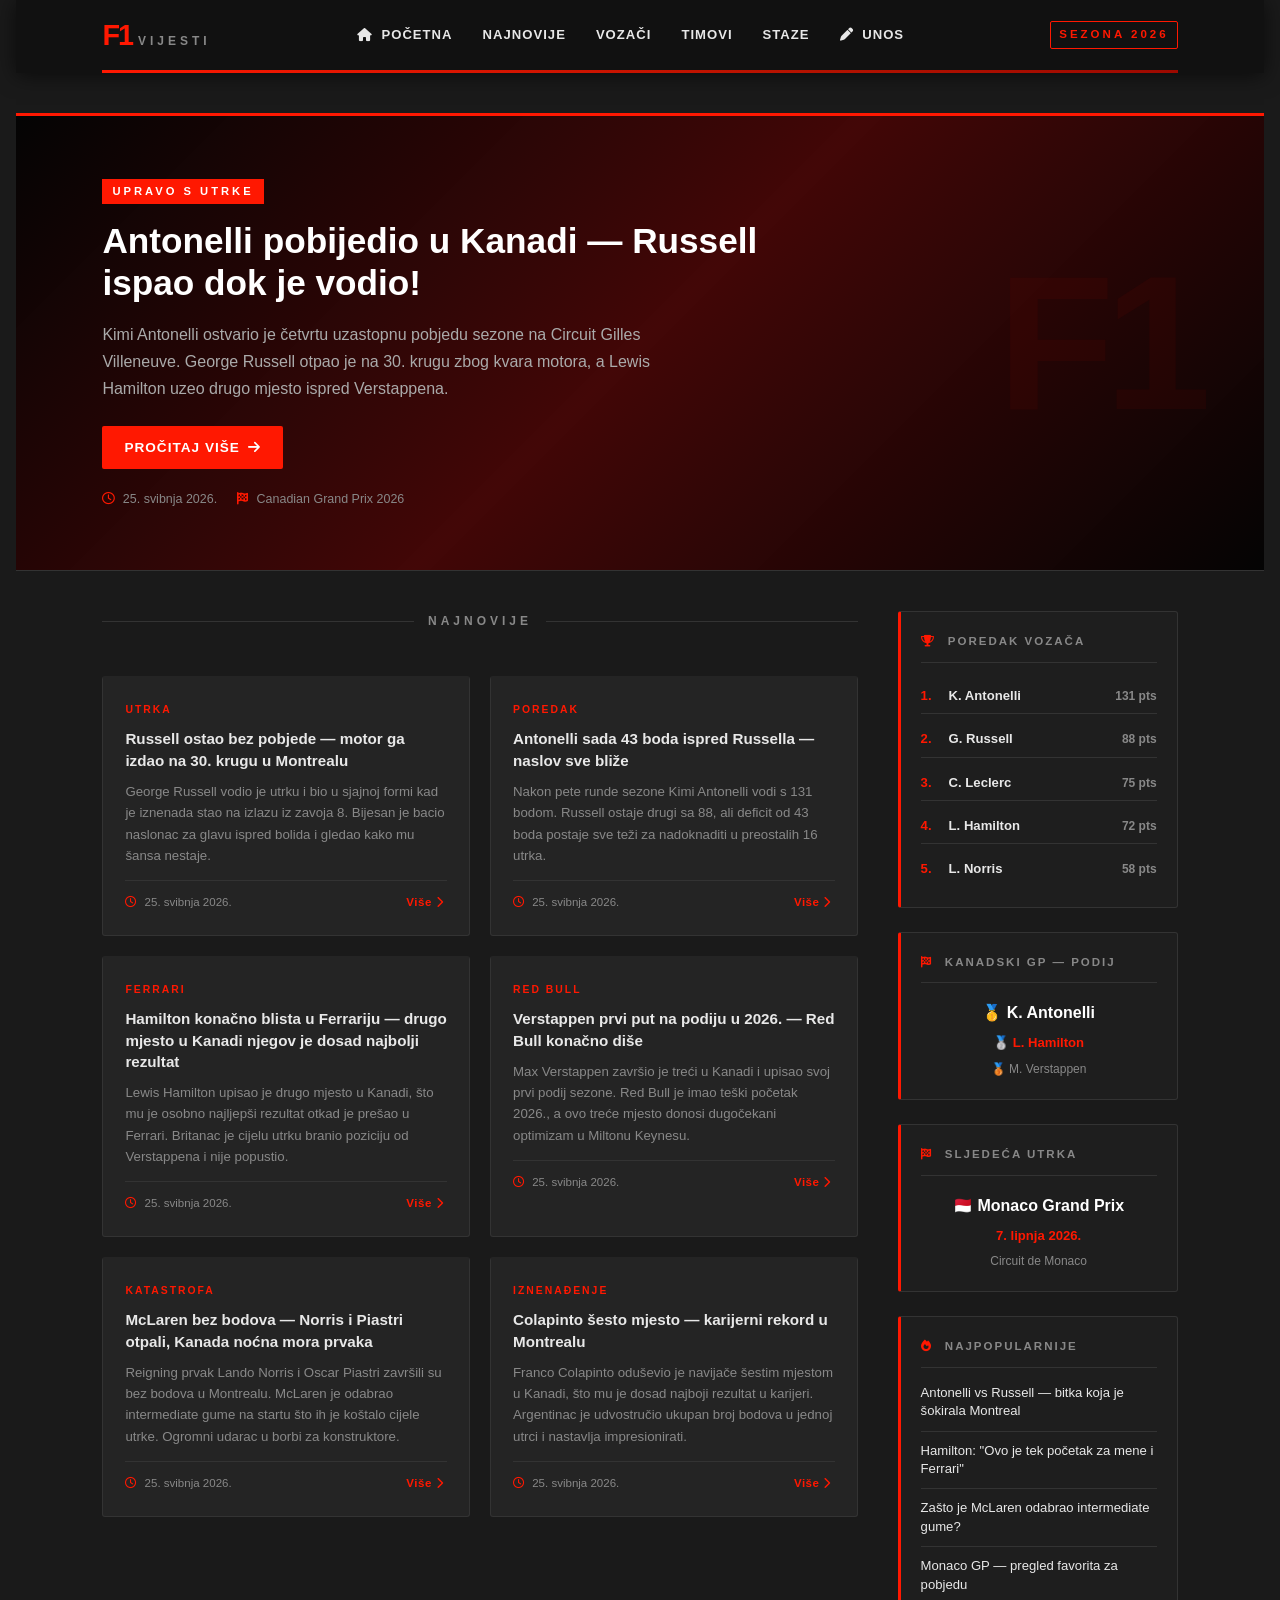
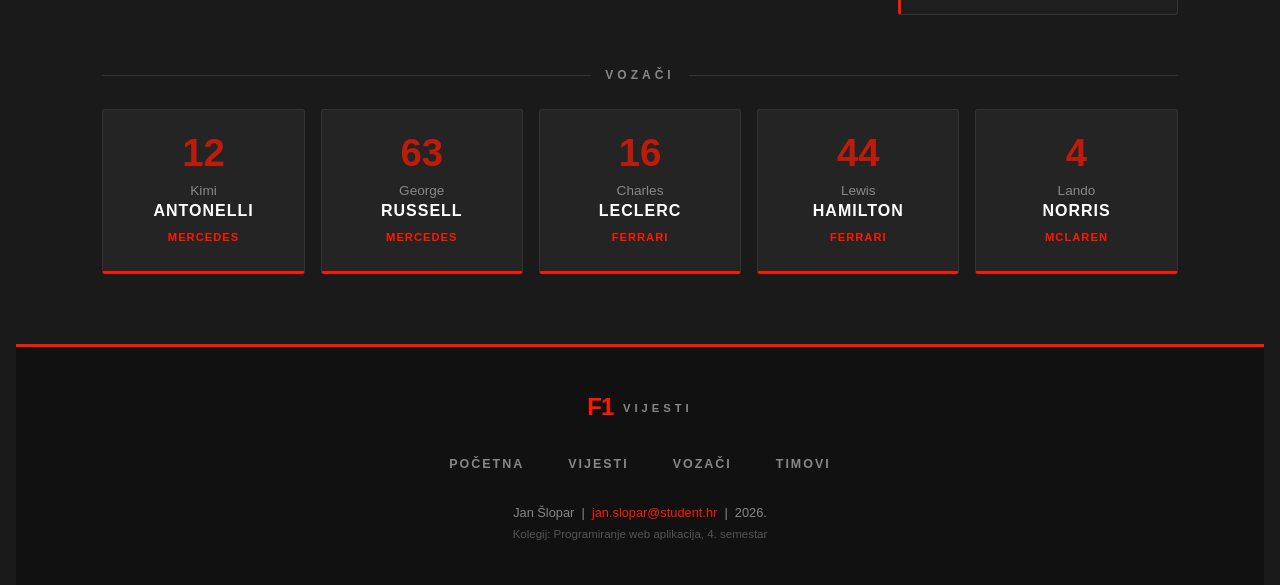
<file: P/index.html>
<!DOCTYPE html>
<html lang="hr">
<head>
  <meta charset="UTF-8">
  <meta name="viewport" content="width=device-width, initial-scale=1.0">
  <title>F1 Vijesti – Formula 1 News Hub</title>
  <link rel="stylesheet" href="style/style.css">
  <link rel="icon" type="image/png" href="img/ikonica.png">
  <link rel="stylesheet" href="https://cdnjs.cloudflare.com/ajax/libs/font-awesome/6.7.2/css/all.min.css" crossorigin="anonymous" referrerpolicy="no-referrer" />
</head>
<body>

  <!-- ZAGLAVLJE -->
  <header>
    <div class="header-inner">
      <div class="header-brand">
        <span class="header-logo">F1</span>
        <span class="header-tagline">VIJESTI</span>
      </div>
      <!-- NAVIGACIJA -->
      <nav>
        <a href="index.html"><i class="fa-solid fa-house"></i> Početna</a>
        <a href="#najnovije">Najnovije</a>
        <a href="#vozaci">Vozači</a>
        <a href="#timovi">Timovi</a>
        <a href="#staze">Staze</a>
        <a href="unos.html"><i class="fa-solid fa-pen"></i> Unos</a>
      </nav>
      <div class="header-season">SEZONA 2026</div>
    </div>
    <div class="header-stripe"></div>
  </header>

  <!-- TIJELO STRANICE -->
  <main>

    <!-- HERO VIJEST -->
    <section id="hero">
      <article class="hero-article">
        <div class="hero-label">UPRAVO S UTRKE</div>
        <h1>Antonelli pobijedio u Kanadi — Russell ispao dok je vodio!</h1>
        <p>Kimi Antonelli ostvario je četvrtu uzastopnu pobjedu sezone na Circuit Gilles Villeneuve. George Russell otpao je na 30. krugu zbog kvara motora, a Lewis Hamilton uzeo drugo mjesto ispred Verstappena.</p>
        <a href="vijest.html" class="btn-read">Pročitaj više <i class="fa-solid fa-arrow-right"></i></a>
        <div class="hero-meta">
          <span><i class="fa-regular fa-clock"></i> 25. svibnja 2026.</span>
          <span><i class="fa-solid fa-flag-checkered"></i> Canadian Grand Prix 2026</span>
        </div>
      </article>
    </section>

    <!-- NAJNOVIJE VIJESTI + ASIDE -->
    <div class="content-wrapper">

      <section id="najnovije" class="news-grid">
        <h2 class="section-title"><span>NAJNOVIJE</span></h2>

        <article class="news-card">
          <div class="news-card-label">UTRKA</div>
          <h3><a href="vijest.html">Russell ostao bez pobjede — motor ga izdao na 30. krugu u Montrealu</a></h3>
          <p>George Russell vodio je utrku i bio u sjajnoj formi kad je iznenada stao na izlazu iz zavoja 8. Bijesan je bacio naslonac za glavu ispred bolida i gledao kako mu šansa nestaje.</p>
          <div class="news-meta">
            <span><i class="fa-regular fa-clock"></i> 25. svibnja 2026.</span>
            <a href="vijest.html" class="link-more">Više <i class="fa-solid fa-chevron-right"></i></a>
          </div>
        </article>

        <article class="news-card">
          <div class="news-card-label">POREDAK</div>
          <h3><a href="vijest.html">Antonelli sada 43 boda ispred Russella — naslov sve bliže</a></h3>
          <p>Nakon pete runde sezone Kimi Antonelli vodi s 131 bodom. Russell ostaje drugi sa 88, ali deficit od 43 boda postaje sve teži za nadoknaditi u preostalih 16 utrka.</p>
          <div class="news-meta">
            <span><i class="fa-regular fa-clock"></i> 25. svibnja 2026.</span>
            <a href="vijest.html" class="link-more">Više <i class="fa-solid fa-chevron-right"></i></a>
          </div>
        </article>

        <article class="news-card">
          <div class="news-card-label">FERRARI</div>
          <h3><a href="vijest.html">Hamilton konačno blista u Ferrariju — drugo mjesto u Kanadi njegov je dosad najbolji rezultat</a></h3>
          <p>Lewis Hamilton upisao je drugo mjesto u Kanadi, što mu je osobno najljepši rezultat otkad je prešao u Ferrari. Britanac je cijelu utrku branio poziciju od Verstappena i nije popustio.</p>
          <div class="news-meta">
            <span><i class="fa-regular fa-clock"></i> 25. svibnja 2026.</span>
            <a href="vijest.html" class="link-more">Više <i class="fa-solid fa-chevron-right"></i></a>
          </div>
        </article>

        <article class="news-card">
          <div class="news-card-label">RED BULL</div>
          <h3><a href="vijest.html">Verstappen prvi put na podiju u 2026. — Red Bull konačno diše</a></h3>
          <p>Max Verstappen završio je treći u Kanadi i upisao svoj prvi podij sezone. Red Bull je imao teški početak 2026., a ovo treće mjesto donosi dugočekani optimizam u Miltonu Keynesu.</p>
          <div class="news-meta">
            <span><i class="fa-regular fa-clock"></i> 25. svibnja 2026.</span>
            <a href="vijest.html" class="link-more">Više <i class="fa-solid fa-chevron-right"></i></a>
          </div>
        </article>

        <article class="news-card">
          <div class="news-card-label">KATASTROFA</div>
          <h3><a href="vijest.html">McLaren bez bodova — Norris i Piastri otpali, Kanada noćna mora prvaka</a></h3>
          <p>Reigning prvak Lando Norris i Oscar Piastri završili su bez bodova u Montrealu. McLaren je odabrao intermediate gume na startu što ih je koštalo cijele utrke. Ogromni udarac u borbi za konstruktore.</p>
          <div class="news-meta">
            <span><i class="fa-regular fa-clock"></i> 25. svibnja 2026.</span>
            <a href="vijest.html" class="link-more">Više <i class="fa-solid fa-chevron-right"></i></a>
          </div>
        </article>

        <article class="news-card">
          <div class="news-card-label">IZNENAĐENJE</div>
          <h3><a href="vijest.html">Colapinto šesto mjesto — karijerni rekord u Montrealu</a></h3>
          <p>Franco Colapinto oduševio je navijače šestim mjestom u Kanadi, što mu je dosad najboji rezultat u karijeri. Argentinac je udvostručio ukupan broj bodova u jednoj utrci i nastavlja impresionirati.</p>
          <div class="news-meta">
            <span><i class="fa-regular fa-clock"></i> 25. svibnja 2026.</span>
            <a href="vijest.html" class="link-more">Više <i class="fa-solid fa-chevron-right"></i></a>
          </div>
        </article>

      </section>

      <!-- ASIDE – BOČNI SADRŽAJ -->
      <aside>

        <div class="aside-block">
          <h3 class="aside-title"><i class="fa-solid fa-trophy"></i> Poredak vozača</h3>
          <ol class="standings-list">
            <li><span class="pos">1.</span><span class="driver">K. Antonelli</span><span class="pts">131 pts</span></li>
            <li><span class="pos">2.</span><span class="driver">G. Russell</span><span class="pts">88 pts</span></li>
            <li><span class="pos">3.</span><span class="driver">C. Leclerc</span><span class="pts">75 pts</span></li>
            <li><span class="pos">4.</span><span class="driver">L. Hamilton</span><span class="pts">72 pts</span></li>
            <li><span class="pos">5.</span><span class="driver">L. Norris</span><span class="pts">58 pts</span></li>
          </ol>
        </div>

        <div class="aside-block">
          <h3 class="aside-title"><i class="fa-solid fa-flag-checkered"></i> Kanadski GP — Podij</h3>
          <div class="next-race">
            <div class="race-name">🥇 K. Antonelli</div>
            <div class="race-date">🥈 L. Hamilton</div>
            <div class="race-circuit">🥉 M. Verstappen</div>
          </div>
        </div>

        <div class="aside-block">
          <h3 class="aside-title"><i class="fa-solid fa-flag-checkered"></i> Sljedeća utrka</h3>
          <div class="next-race">
            <div class="race-name">🇲🇨 Monaco Grand Prix</div>
            <div class="race-date">7. lipnja 2026.</div>
            <div class="race-circuit">Circuit de Monaco</div>
          </div>
        </div>

        <div class="aside-block">
          <h3 class="aside-title"><i class="fa-solid fa-fire"></i> Najpopularnije</h3>
          <ul class="popular-list">
            <li><a href="vijest.html">Antonelli vs Russell — bitka koja je šokirala Montreal</a></li>
            <li><a href="vijest.html">Hamilton: "Ovo je tek početak za mene i Ferrari"</a></li>
            <li><a href="vijest.html">Zašto je McLaren odabrao intermediate gume?</a></li>
            <li><a href="vijest.html">Monaco GP — pregled favorita za pobjedu</a></li>
          </ul>
        </div>

      </aside>
    </div>

    <!-- SEKCIJA VOZAČI -->
    <section id="vozaci">
      <h2 class="section-title"><span>VOZAČI</span></h2>
      <div class="drivers-strip">
        <div class="driver-card">
          <div class="driver-number">12</div>
          <div class="driver-name">Kimi<br><strong>Antonelli</strong></div>
          <div class="driver-team">Mercedes</div>
        </div>
        <div class="driver-card">
          <div class="driver-number">63</div>
          <div class="driver-name">George<br><strong>Russell</strong></div>
          <div class="driver-team">Mercedes</div>
        </div>
        <div class="driver-card">
          <div class="driver-number">16</div>
          <div class="driver-name">Charles<br><strong>Leclerc</strong></div>
          <div class="driver-team">Ferrari</div>
        </div>
        <div class="driver-card">
          <div class="driver-number">44</div>
          <div class="driver-name">Lewis<br><strong>Hamilton</strong></div>
          <div class="driver-team">Ferrari</div>
        </div>
        <div class="driver-card">
          <div class="driver-number">4</div>
          <div class="driver-name">Lando<br><strong>Norris</strong></div>
          <div class="driver-team">McLaren</div>
        </div>
      </div>
    </section>

  </main>

  <!-- PODNOŽJE -->
  <footer>
    <div class="footer-inner">
      <div class="footer-brand">F1 <span>VIJESTI</span></div>
      <nav class="footer-nav">
        <a href="index.html">Početna</a>
        <a href="#najnovije">Vijesti</a>
        <a href="#vozaci">Vozači</a>
        <a href="#timovi">Timovi</a>
      </nav>
      <div class="footer-info">
        <p>Jan Šlopar &nbsp;|&nbsp; <a href="mailto:jslopar@tvz.hr">jan.slopar@student.hr</a> &nbsp;|&nbsp; 2026.</p>
        <p class="footer-copy">Kolegij: Programiranje web aplikacija, 4. semestar </p>
      </div>
    </div>
  </footer>

</body>
</html>
</file>
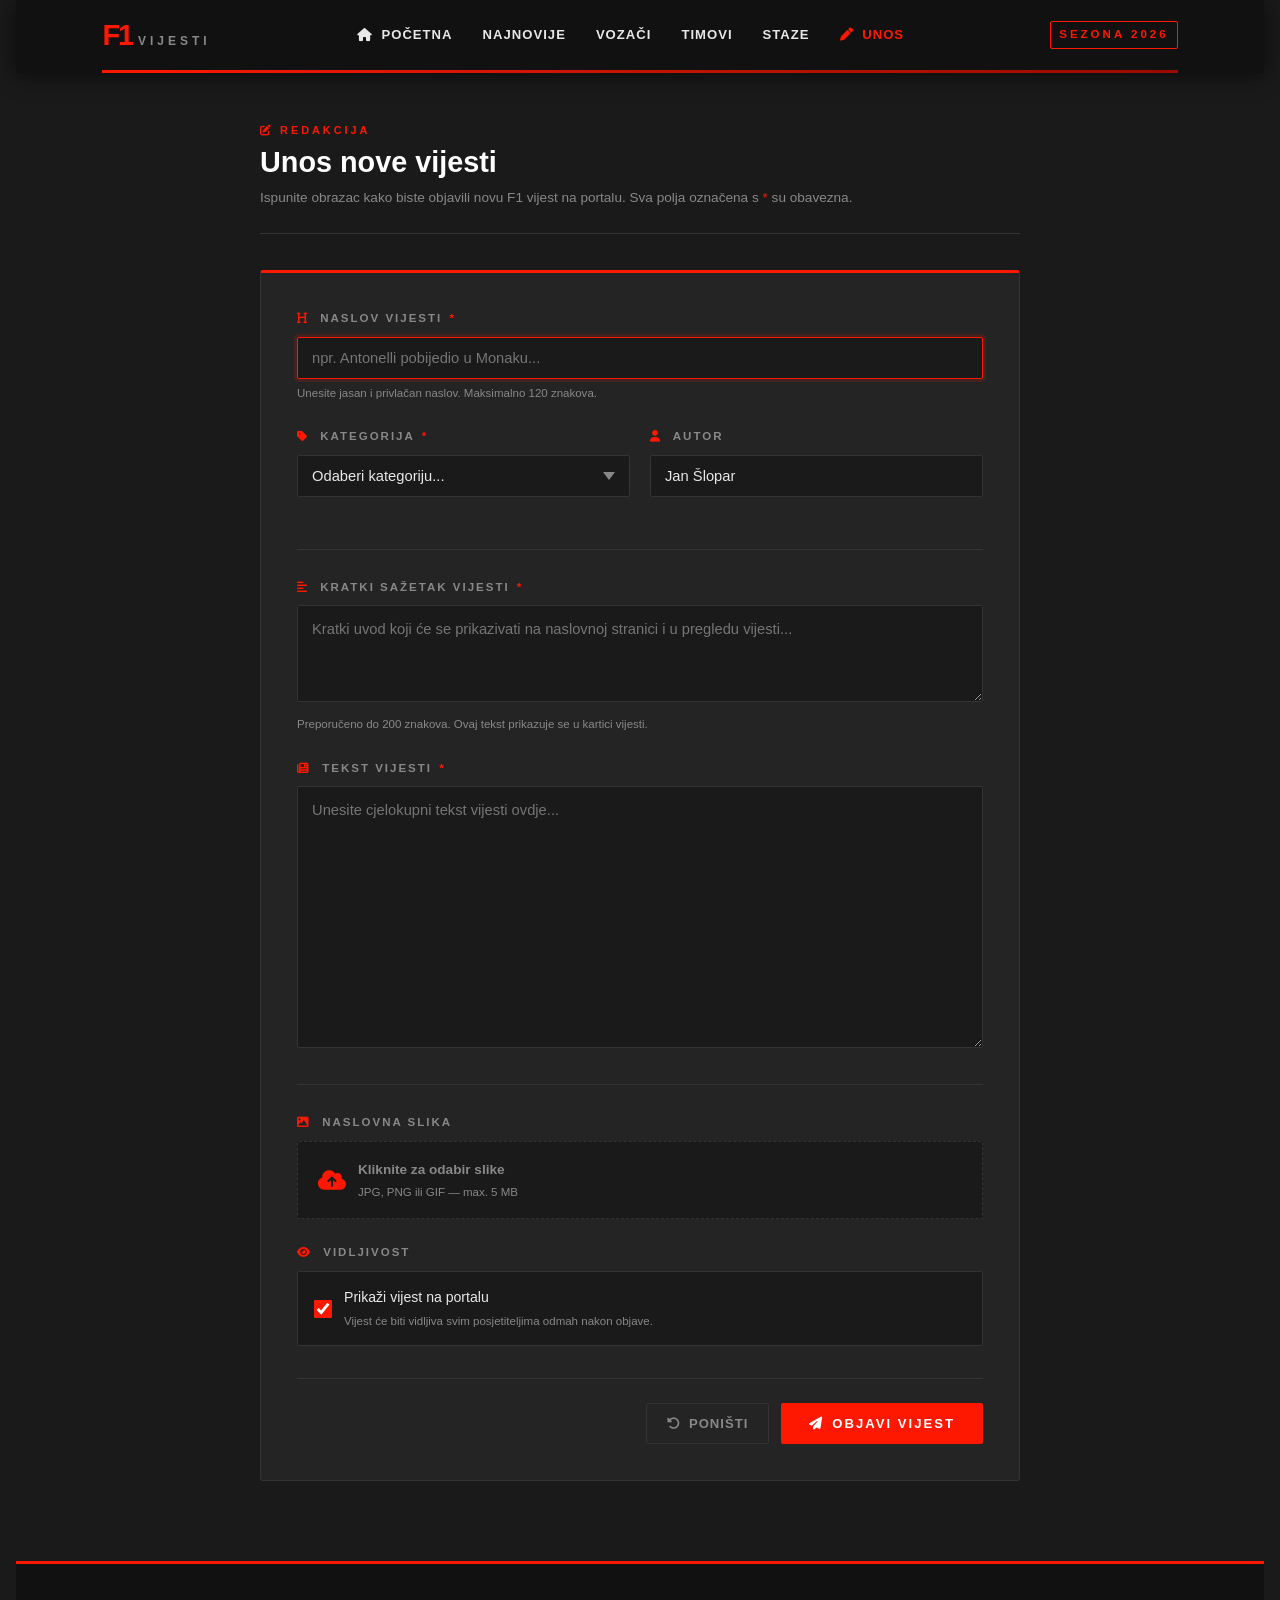
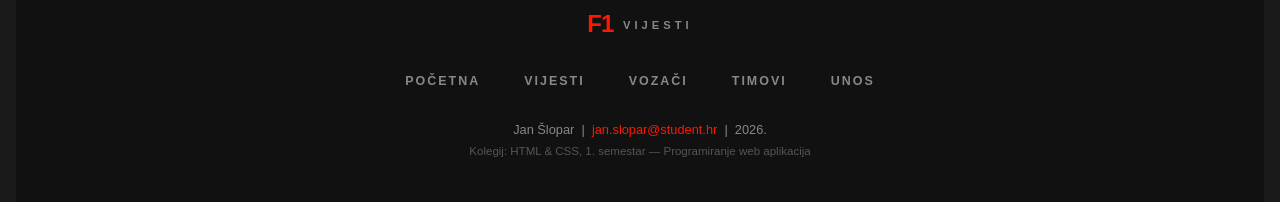
<file: P/unos.html>
<!DOCTYPE html>
<html lang="hr">
<head>
  <meta charset="UTF-8">
  <meta name="viewport" content="width=device-width, initial-scale=1.0">
  <title>Unos vijesti — F1 Vijesti</title>
  <link rel="stylesheet" href="style/style.css">
  <link rel="stylesheet" href="https://cdnjs.cloudflare.com/ajax/libs/font-awesome/6.7.2/css/all.min.css" crossorigin="anonymous" referrerpolicy="no-referrer" />
  <link rel="stylesheet" href="style/unos.css">
  <link rel="icon" type="image/png" href="img/ikonica.png">
</head>
<body>

  
  <header>
    <div class="header-inner">
      <div class="header-brand">
        <span class="header-logo">F1</span>
        <span class="header-tagline">VIJESTI</span>
      </div>
      <nav>
        <a href="index.html"><i class="fa-solid fa-house"></i> Početna</a>
        <a href="index.html#najnovije">Najnovije</a>
        <a href="index.html#vozaci">Vozači</a>
        <a href="index.html#timovi">Timovi</a>
        <a href="index.html#staze">Staze</a>
        <a href="unos.html" style="color:var(--red)"><i class="fa-solid fa-pen"></i> Unos</a>
      </nav>
      <div class="header-season">SEZONA 2026</div>
    </div>
    <div class="header-stripe"></div>
  </header>

  
  <main>
    <div class="form-page-wrapper">

      <p class="form-page-title"><i class="fa-solid fa-pen-to-square"></i> Redakcija</p>
      <h1 class="form-page-heading">Unos nove vijesti</h1>
      <p class="form-page-sub">Ispunite obrazac kako biste objavili novu F1 vijest na portalu. Sva polja označena s <span style="color:var(--red)">*</span> su obavezna.</p>

      <div class="form-card">
        <form name="f1_vijest" action="skripta.php" method="POST" enctype="multipart/form-data">

          
          <div class="form-group">
            <label class="form-label" for="naslov">
              <i class="fa-solid fa-heading"></i> Naslov vijesti <span class="form-required">*</span>
            </label>
            <input
              type="text"
              id="naslov"
              name="naslov"
              class="form-input"
              placeholder="npr. Antonelli pobijedio u Monaku..."
              autofocus
              autocomplete="off"
              required>
            <p class="form-hint">Unesite jasan i privlačan naslov. Maksimalno 120 znakova.</p>
          </div>

          <!-- KATEGORIJA + DATUM -->
          <div class="form-row">
            <div class="form-group">
              <label class="form-label" for="kategorija">
                <i class="fa-solid fa-tag"></i> Kategorija <span class="form-required">*</span>
              </label>
              <select id="kategorija" name="kategorija" class="form-select" required>
                <option value="" disabled selected>Odaberi kategoriju...</option>
                <option value="Izvještaj s utrke">🏁 Izvještaj s utrke</option>
                <option value="Kvalifikacije">⏱️ Kvalifikacije</option>
                <option value="Vijesti o vozačima">🪖 Vijesti o vozačima</option>
                <option value="Vijesti o timovima">🔧 Vijesti o timovima</option>
                <option value="Tehnika">⚙️ Tehnika</option>
                <option value="Transferi">🔄 Transferi</option>
                <option value="Intervju">🎙️ Intervju</option>
                <option value="Analiza">📊 Analiza</option>
              </select>
            </div>

            <div class="form-group">
              <label class="form-label" for="autor">
                <i class="fa-solid fa-user"></i> Autor
              </label>
              <input
                type="text"
                id="autor"
                name="autor"
                class="form-input"
                placeholder="Vaše ime i prezime"
                value="Jan Šlopar">
            </div>
          </div>

          <div class="form-divider"></div>

          
          <div class="form-group">
            <label class="form-label" for="sazetak">
              <i class="fa-solid fa-align-left"></i> Kratki sažetak vijesti <span class="form-required">*</span>
            </label>
            <textarea
              id="sazetak"
              name="sazetak"
              class="form-textarea"
              rows="3"
              placeholder="Kratki uvod koji će se prikazivati na naslovnoj stranici i u pregledu vijesti..."
              required></textarea>
            <p class="form-hint">Preporučeno do 200 znakova. Ovaj tekst prikazuje se u kartici vijesti.</p>
          </div>

          <!-- TEKST VIJESTI -->
          <div class="form-group">
            <label class="form-label" for="tekst">
              <i class="fa-solid fa-newspaper"></i> Tekst vijesti <span class="form-required">*</span>
            </label>
            <textarea
              id="tekst"
              name="tekst"
              class="form-textarea"
              rows="10"
              placeholder="Unesite cjelokupni tekst vijesti ovdje..."
              required></textarea>
          </div>

          <div class="form-divider"></div>

          
          <div class="form-group">
            <label class="form-label">
              <i class="fa-solid fa-image"></i> Naslovna slika
            </label>
            <div class="form-file-wrap">
              <label class="form-file-label" for="slika">
                <i class="fa-solid fa-cloud-arrow-up"></i>
                <div>
                  <strong>Kliknite za odabir slike</strong>
                  <span style="display:block;font-size:0.72rem;margin-top:2px;">JPG, PNG ili GIF — max. 5 MB</span>
                </div>
              </label>
              <input
                type="file"
                id="slika"
                name="slika"
                class="form-file-input"
                accept="image/jpeg,image/png,image/gif">
            </div>
          </div>

          
          <div class="form-group">
            <label class="form-label">
              <i class="fa-solid fa-eye"></i> Vidljivost
            </label>
            <label class="form-checkbox-wrap">
              <input type="checkbox" name="prikaz" value="da" checked>
              <div class="form-checkbox-text">
                Prikaži vijest na portalu
                <span>Vijest će biti vidljiva svim posjetiteljima odmah nakon objave.</span>
              </div>
            </label>
          </div>

          <!-- GUMBI -->
          <div class="form-actions">
            <button type="reset" class="btn-reset">
              <i class="fa-solid fa-rotate-left"></i> Poništi
            </button>
            <button type="submit" class="btn-submit">
              <i class="fa-solid fa-paper-plane"></i> Objavi vijest
            </button>
          </div>

        </form>
      </div>

    </div>
  </main>

  <footer>
    <div class="footer-inner">
      <div class="footer-brand">F1 <span>VIJESTI</span></div>
      <nav class="footer-nav">
        <a href="index.html">Početna</a>
        <a href="index.html#najnovije">Vijesti</a>
        <a href="index.html#vozaci">Vozači</a>
        <a href="index.html#timovi">Timovi</a>
        <a href="unos.html">Unos</a>
      </nav>
      <div class="footer-info">
        <p>Jan Šlopar &nbsp;|&nbsp; <a href="mailto:jan.slopar@student.hr">jan.slopar@student.hr</a> &nbsp;|&nbsp; 2026.</p>
        <p class="footer-copy">Kolegij: HTML &amp; CSS, 1. semestar &mdash; Programiranje web aplikacija</p>
      </div>
    </div>
  </footer>

</body>
</html>
</file>
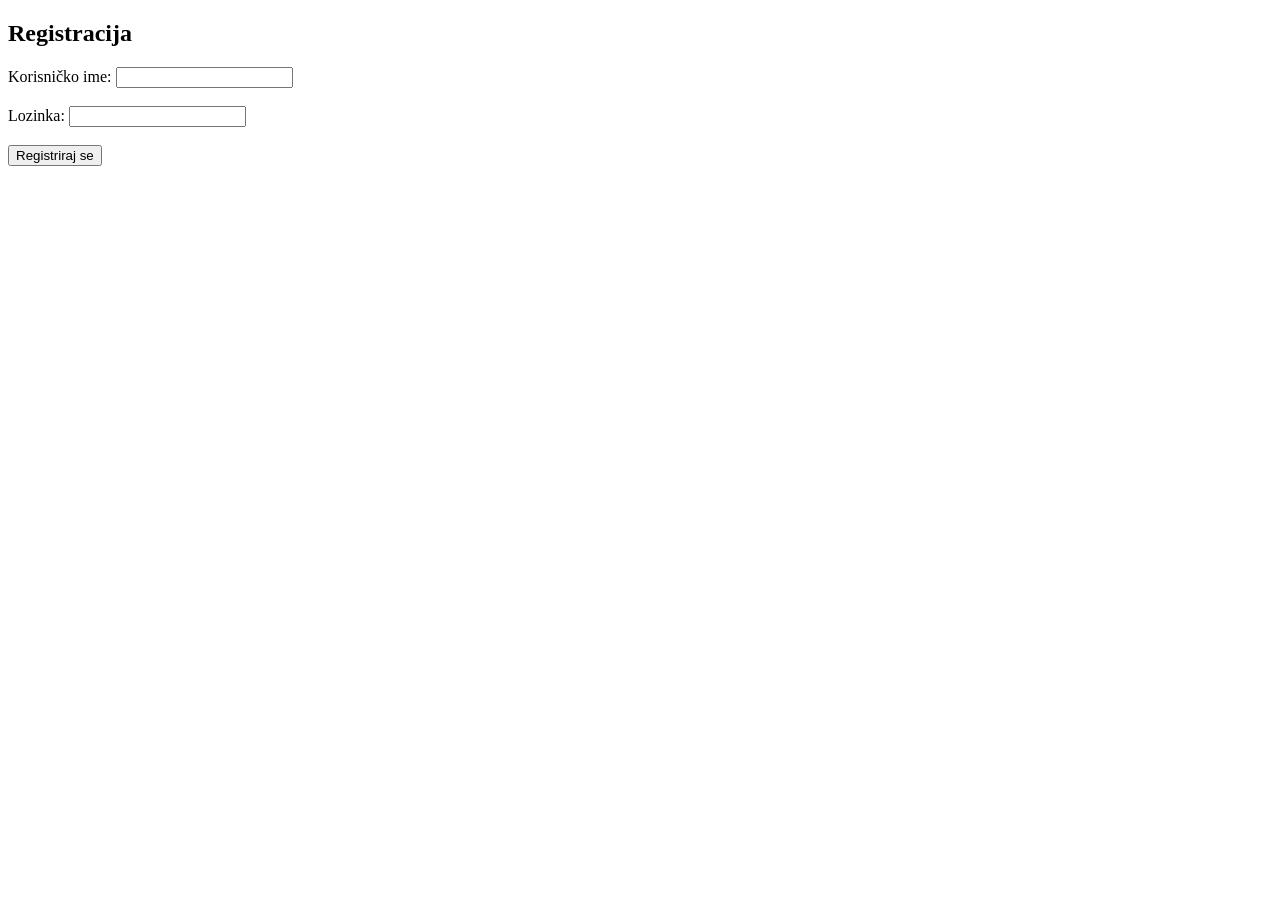
<file: PWA - materijali/PHP IV. dio/LAB4-1/registracija.html>
<!DOCTYPE html>
<html>
<head>
    <title>Registracija</title>
</head>
<body>
    <h2>Registracija</h2>
    <form action="registracija.php" method="POST">
        <label>Korisničko ime:</label>
        <input type="text" name="korisnicko_ime" required><br><br>
        <label>Lozinka:</label>
        <input type="password" name="lozinka" required><br><br>
        <button type="submit">Registriraj se</button>
    </form>
</body>
</html>
</file>
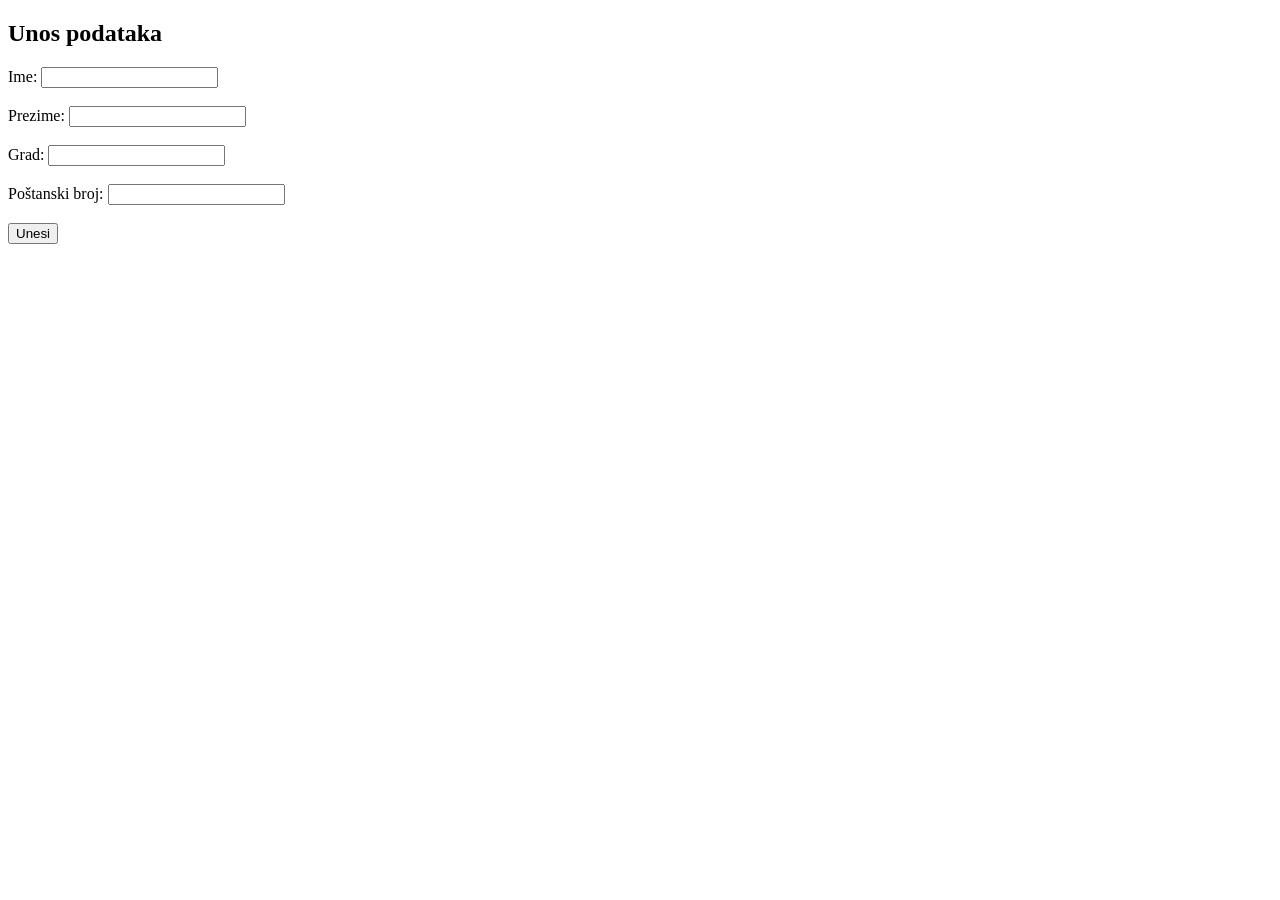
<file: PWA - materijali/PHP IV. dio/LAB4-3/forma.html>
<!DOCTYPE html>
<html>
<head>
    <title>Unos podataka</title>
</head>
<body>
    <h2>Unos podataka</h2>
    <form action="unos.php" method="POST">
        <label>Ime:</label>
        <input type="text" name="ime" required><br><br>
        <label>Prezime:</label>
        <input type="text" name="prezime" required><br><br>
        <label>Grad:</label>
        <input type="text" name="grad" required><br><br>
        <label>Poštanski broj:</label>
        <input type="number" name="postanski_broj" required><br><br>
        <button type="submit">Unesi</button>
    </form>
</body>
</html>
</file>
<file: P/style/style.css>
/* ---------- var ---------- */
:root {
  --red:        #FF1801;
  --red-dark:   #B31200;
  --red-glow:   rgba(255, 24, 1, 0.15);
  --bg:         #1a1a1a;
  --bg-card:    #242424;
  --bg-aside:   #1e1e1e;
  --border:     #333;
  --text:       #e8e8e8;
  --text-muted: #888;
  --white:      #ffffff;
  --gold:       #f0c040;
  --font-main:  'Segoe UI', Tahoma, Geneva, Verdana, sans-serif;
}

/* ---------- reset ---------- */
*, *::before, *::after {
  box-sizing: border-box;
  margin: 0;
  padding: 0;
}

html {
  scroll-behavior: smooth;
}

body {
  font-family: var(--font-main);
  background-color: var(--bg);
  color: var(--text);
  line-height: 1.7;
  padding-left: 8%;
  padding-right: 8%;
}

a {
  color: var(--red);
  text-decoration: none;
  transition: color 0.2s;
}

a:hover {
  color: var(--red-dark);
}

img {
  max-width: 100%;
  display: block;
}

ul, ol {
  list-style: none;
}

/* ---------- ZAGLAVLJE (HEADER) ---------- */
header {
  position: sticky;
  top: 0;
  z-index: 100;
  background-color: #111;
  margin-left: -8%;
  margin-right: -8%;
  padding: 0 8%;
  box-shadow: 0 2px 20px rgba(0,0,0,0.6);
}

.header-inner {
  display: flex;
  align-items: center;
  justify-content: space-between;
  height: 70px;
  gap: 20px;
}

.header-brand {
  display: flex;
  align-items: baseline;
  gap: 6px;
  flex-shrink: 0;
}

.header-logo {
  font-size: 1.8rem;
  font-weight: 900;
  color: var(--red);
  letter-spacing: -2px;
  text-transform: uppercase;
}

.header-tagline {
  font-size: 0.75rem;
  font-weight: 700;
  color: var(--text-muted);
  letter-spacing: 4px;
  text-transform: uppercase;
}

/* NAVIGACIJA */
nav {
  display: flex;
  gap: 6px;
  flex-wrap: wrap;
}

nav a {
  color: var(--text);
  font-size: 0.82rem;
  font-weight: 600;
  letter-spacing: 1px;
  text-transform: uppercase;
  padding: 6px 12px;
  border-radius: 2px;
  transition: color 0.2s, background 0.2s;
}

nav a:hover {
  color: var(--white);
  background-color: var(--red);
}

nav a i {
  margin-right: 4px;
}

.header-season {
  font-size: 0.72rem;
  font-weight: 800;
  letter-spacing: 3px;
  color: var(--red);
  flex-shrink: 0;
  border: 1px solid var(--red);
  padding: 3px 8px;
  border-radius: 2px;
}

.header-stripe {
  height: 3px;
  background: linear-gradient(90deg, var(--red), var(--red-dark), #800, var(--red));
  background-size: 200% 100%;
  animation: stripe-move 3s linear infinite;
}

@keyframes stripe-move {
  0%   { background-position: 0% 0%; }
  100% { background-position: 200% 0%; }
}

/* ---------- HERO SEKCIJA ---------- */

#hero {
  margin: 40px -8%;
  padding: 60px 8%;
  background: 
    linear-gradient(135deg, rgba(0,0,0,0.85) 0%, rgba(80,0,0,0.75) 50%, rgba(0,0,0,0.85) 100%),
    url('https://media.jutarnji.hr/images/slike/2026/05/24/38981286.jpg?_gl=1*1eviws4*_ga*MTYzOTA2MjUzNS4xNzc3NDQ3OTk4*_ga_0PCQNHB2ZD*czE3Nzk3MDY5NjUkbzIkZzAkdDE3Nzk3MDY5NjUkajYwJGwwJGgw') center/cover no-repeat;
  border-top: 3px solid var(--red);
  border-bottom: 1px solid var(--border);
  position: relative;
  overflow: hidden;
}

#hero::before {
  content: "F1";
  position: absolute;
  right: 5%;
  top: 50%;
  transform: translateY(-50%);
  font-size: 12rem;
  font-weight: 900;
  color: rgba(255,24,1,0.05);
  letter-spacing: -10px;
  pointer-events: none;
}

.hero-article {
  max-width: 700px;
}

.hero-label {
  display: inline-block;
  background: var(--red);
  color: var(--white);
  font-size: 0.7rem;
  font-weight: 800;
  letter-spacing: 3px;
  padding: 3px 10px;
  margin-bottom: 16px;
  text-transform: uppercase;
}

.hero-article h1 {
  font-size: 2.2rem;
  font-weight: 800;
  line-height: 1.2;
  color: var(--white);
  margin-bottom: 16px;
}

.hero-article p {
  font-size: 1rem;
  color: #aaa;
  margin-bottom: 24px;
  max-width: 580px;
}

.btn-read {
  display: inline-flex;
  align-items: center;
  gap: 8px;
  background: var(--red);
  color: var(--white);
  font-weight: 700;
  font-size: 0.85rem;
  letter-spacing: 1px;
  text-transform: uppercase;
  padding: 10px 22px;
  border-radius: 2px;
  transition: background 0.2s, transform 0.15s;
}

.btn-read:hover {
  background: var(--red-dark);
  color: var(--white);
  transform: translateX(3px);
}

.hero-meta {
  display: flex;
  gap: 20px;
  margin-top: 20px;
  font-size: 0.78rem;
  color: var(--text-muted);
}

.hero-meta i {
  margin-right: 5px;
  color: var(--red);
}

/* ---------- LAYOUT: CONTENT + ASIDE ---------- */
.content-wrapper {
  display: grid;
  grid-template-columns: 1fr 280px;
  gap: 40px;
  margin-top: 40px;
}

/* ---------- NASLOV SEKCIJE ---------- */
.section-title {
  font-size: 0.75rem;
  font-weight: 800;
  letter-spacing: 4px;
  text-transform: uppercase;
  color: var(--text-muted);
  margin-bottom: 24px;
  display: flex;
  align-items: center;
  gap: 14px;
}

.section-title::before,
.section-title::after {
  content: "";
  flex: 1;
  height: 1px;
  background: var(--border);
}

.section-title span {
  white-space: nowrap;
}

/* ---------- MREŽA VIJESTI ---------- */
.news-grid {
  display: grid;
  grid-template-columns: 1fr 1fr;
  gap: 20px;
  align-content: start;
}

.news-grid .section-title {
  grid-column: 1 / -1;
}

/* ---------- KARTICA VIJESTI ---------- */
.news-card {
  background: var(--bg-card);
  border: 1px solid var(--border);
  border-top: 3px solid transparent;
  padding: 22px;
  border-radius: 3px;
  transition: border-top-color 0.2s, transform 0.2s, box-shadow 0.2s;
}

.news-card:hover {
  border-top-color: var(--red);
  transform: translateY(-3px);
  box-shadow: 0 8px 30px rgba(0,0,0,0.4);
}

.news-card-label {
  font-size: 0.65rem;
  font-weight: 800;
  letter-spacing: 2px;
  color: var(--red);
  text-transform: uppercase;
  margin-bottom: 10px;
}

.news-card h3 {
  font-size: 0.95rem;
  font-weight: 700;
  line-height: 1.4;
  margin-bottom: 10px;
}

.news-card h3 a {
  color: var(--text);
  transition: color 0.2s;
}

.news-card h3 a:hover {
  color: var(--red);
}

.news-card p {
  font-size: 0.83rem;
  color: var(--text-muted);
  line-height: 1.6;
  margin-bottom: 14px;
}

.news-meta {
  display: flex;
  justify-content: space-between;
  align-items: center;
  font-size: 0.72rem;
  color: var(--text-muted);
  border-top: 1px solid var(--border);
  padding-top: 12px;
}

.news-meta i {
  margin-right: 4px;
  color: var(--red);
}

.link-more {
  font-size: 0.72rem;
  font-weight: 700;
  color: var(--red);
  letter-spacing: 0.5px;
}

/* ---------- ASIDE ---------- */
aside {
  display: flex;
  flex-direction: column;
  gap: 24px;
}

.aside-block {
  background: var(--bg-aside);
  border: 1px solid var(--border);
  border-left: 3px solid var(--red);
  padding: 20px;
  border-radius: 3px;
}

.aside-title {
  font-size: 0.72rem;
  font-weight: 800;
  letter-spacing: 2px;
  text-transform: uppercase;
  color: var(--text-muted);
  margin-bottom: 16px;
  padding-bottom: 10px;
  border-bottom: 1px solid var(--border);
}

.aside-title i {
  color: var(--red);
  margin-right: 7px;
}

/* Poredak vozača */
.standings-list {
  display: flex;
  flex-direction: column;
  gap: 8px;
}

.standings-list li {
  display: flex;
  align-items: center;
  gap: 8px;
  font-size: 0.82rem;
  padding: 6px 0;
  border-bottom: 1px solid var(--border);
}

.standings-list li:last-child {
  border-bottom: none;
}

.standings-list .pos {
  color: var(--red);
  font-weight: 800;
  width: 20px;
  flex-shrink: 0;
}

.standings-list .driver {
  flex: 1;
  font-weight: 600;
}

.standings-list .pts {
  color: var(--text-muted);
  font-size: 0.75rem;
  font-weight: 700;
}

/* Sljedeća utrka */
.next-race {
  text-align: center;
}

.race-name {
  font-size: 1rem;
  font-weight: 700;
  color: var(--white);
  margin-bottom: 6px;
}

.race-date {
  font-size: 0.82rem;
  color: var(--red);
  font-weight: 700;
  margin-bottom: 4px;
}

.race-circuit {
  font-size: 0.75rem;
  color: var(--text-muted);
}

/* Popularne vijesti */
.popular-list {
  display: flex;
  flex-direction: column;
  gap: 10px;
}

.popular-list li {
  font-size: 0.82rem;
  line-height: 1.4;
  padding-bottom: 10px;
  border-bottom: 1px solid var(--border);
}

.popular-list li:last-child {
  border-bottom: none;
  padding-bottom: 0;
}

.popular-list li a {
  color: var(--text);
}

.popular-list li a:hover {
  color: var(--red);
}

/* ---------- VOZAČI STRIP ---------- */
#vozaci {
  margin-top: 50px;
  margin-bottom: 50px;
}

.drivers-strip {
  display: flex;
  gap: 16px;
  overflow-x: auto;
  padding-bottom: 10px;
}

.driver-card {
  background: var(--bg-card);
  border: 1px solid var(--border);
  border-bottom: 3px solid var(--red);
  padding: 24px 20px;
  border-radius: 3px;
  min-width: 160px;
  flex: 1;
  text-align: center;
  transition: transform 0.2s, box-shadow 0.2s;
}

.driver-card:hover {
  transform: translateY(-4px);
  box-shadow: 0 10px 30px var(--red-glow);
}

.driver-number {
  font-size: 2.4rem;
  font-weight: 900;
  color: var(--red);
  line-height: 1;
  margin-bottom: 8px;
  opacity: 0.7;
}

.driver-name {
  font-size: 0.85rem;
  color: var(--text-muted);
  line-height: 1.4;
  margin-bottom: 6px;
}

.driver-name strong {
  display: block;
  color: var(--white);
  font-size: 1rem;
  font-weight: 800;
  text-transform: uppercase;
  letter-spacing: 1px;
}

.driver-team {
  font-size: 0.7rem;
  color: var(--red);
  font-weight: 700;
  letter-spacing: 1px;
  text-transform: uppercase;
}

/* ---------- ČLANAK (vijest.html) ---------- */
.article-breadcrumb {
  font-size: 0.75rem;
  color: var(--text-muted);
  margin-bottom: 24px;
  display: flex;
  align-items: center;
  gap: 8px;
  flex-wrap: wrap;
}

.article-breadcrumb a {
  color: var(--text-muted);
}

.article-breadcrumb a:hover {
  color: var(--red);
}

.article-breadcrumb i {
  font-size: 0.6rem;
  color: var(--border);
}

.single-article {
  padding-right: 20px;
}

.article-label {
  display: inline-block;
  background: var(--red);
  color: var(--white);
  font-size: 0.68rem;
  font-weight: 800;
  letter-spacing: 3px;
  padding: 3px 10px;
  margin-bottom: 16px;
  text-transform: uppercase;
}

.single-article h1 {
  font-size: 2rem;
  font-weight: 800;
  line-height: 1.25;
  color: var(--white);
  margin-bottom: 16px;
}

.article-meta {
  display: flex;
  gap: 20px;
  flex-wrap: wrap;
  font-size: 0.78rem;
  color: var(--text-muted);
  padding-bottom: 20px;
  border-bottom: 1px solid var(--border);
  margin-bottom: 24px;
}

.article-meta i {
  color: var(--red);
  margin-right: 5px;
}

.article-lead {
  font-size: 1.05rem;
  font-weight: 600;
  color: #bbb;
  line-height: 1.7;
  padding: 18px 20px;
  border-left: 4px solid var(--red);
  background: var(--bg-card);
  border-radius: 0 3px 3px 0;
  margin-bottom: 30px;
}

.article-body h2 {
  font-size: 1.15rem;
  font-weight: 800;
  color: var(--white);
  margin: 28px 0 12px;
  text-transform: uppercase;
  letter-spacing: 1px;
}

.article-body p {
  font-size: 0.92rem;
  color: var(--text);
  line-height: 1.8;
  margin-bottom: 16px;
}

.article-body em {
  color: var(--red);
  font-style: normal;
  font-weight: 600;
}

blockquote {
  border-left: 4px solid var(--red);
  padding: 14px 20px;
  background: var(--bg-card);
  margin: 24px 0;
  font-size: 0.95rem;
  color: #ccc;
  font-style: italic;
  border-radius: 0 3px 3px 0;
}

blockquote cite {
  display: block;
  margin-top: 8px;
  font-size: 0.78rem;
  color: var(--red);
  font-style: normal;
  font-weight: 700;
}

/* Tablica u članku */
.article-table {
  width: 100%;
  border-collapse: collapse;
  margin: 24px 0;
  font-size: 0.88rem;
}

.article-table th {
  background: var(--red);
  color: var(--white);
  font-weight: 700;
  text-align: left;
  padding: 10px 14px;
  letter-spacing: 1px;
  text-transform: uppercase;
  font-size: 0.75rem;
}

.article-table td {
  padding: 10px 14px;
  border-bottom: 1px solid var(--border);
  color: var(--text);
}

.article-table .top-row td {
  color: var(--gold);
  font-weight: 700;
}

.article-table tr:hover td {
  background: var(--bg-card);
}

/* Tagovi */
.article-tags {
  display: flex;
  flex-wrap: wrap;
  gap: 8px;
  margin: 30px 0;
  align-items: center;
}

.article-tags span {
  color: var(--text-muted);
  font-size: 0.8rem;
}

.article-tags a {
  font-size: 0.75rem;
  font-weight: 700;
  padding: 4px 12px;
  border: 1px solid var(--red);
  color: var(--red);
  border-radius: 2px;
  letter-spacing: 1px;
  text-transform: uppercase;
  transition: background 0.2s, color 0.2s;
}

.article-tags a:hover {
  background: var(--red);
  color: var(--white);
}

.btn-back {
  display: inline-flex;
  align-items: center;
  gap: 8px;
  color: var(--text-muted);
  font-size: 0.82rem;
  font-weight: 600;
  transition: color 0.2s;
  border-top: 1px solid var(--border);
  padding-top: 20px;
  margin-top: 10px;
  width: 100%;
}

.btn-back:hover {
  color: var(--red);
}

/* ---------- PODNOŽJE (FOOTER) ---------- */
footer {
  background: #111;
  margin-left: -8%;
  margin-right: -8%;
  padding: 40px 8%;
  margin-top: 60px;
  border-top: 3px solid var(--red);
}

.footer-inner {
  display: flex;
  flex-direction: column;
  align-items: center;
  gap: 20px;
  text-align: center;
}

.footer-brand {
  font-size: 1.5rem;
  font-weight: 900;
  color: var(--red);
  letter-spacing: -1px;
}

.footer-brand span {
  font-size: 0.7rem;
  font-weight: 700;
  color: var(--text-muted);
  letter-spacing: 4px;
  margin-left: 4px;
  vertical-align: middle;
}

.footer-nav {
  display: flex;
  gap: 20px;
  flex-wrap: wrap;
  justify-content: center;
}

.footer-nav a {
  font-size: 0.78rem;
  font-weight: 700;
  letter-spacing: 2px;
  text-transform: uppercase;
  color: var(--text-muted);
}

.footer-nav a:hover {
  color: var(--red);
}

.footer-info {
  font-size: 0.8rem;
  color: var(--text-muted);
  line-height: 1.8;
}

.footer-info a {
  color: var(--red);
}

.footer-copy {
  font-size: 0.72rem;
  color: #555;
}

/* ---------- RESPONZIVNOST ---------- */
@media (max-width: 1100px) {
  .content-wrapper {
    grid-template-columns: 1fr 240px;
  }
}

@media (max-width: 900px) {
  body {
    padding-left: 5%;
    padding-right: 5%;
  }

  header {
    margin-left: -5%;
    margin-right: -5%;
    padding: 0 5%;
  }

  footer {
    margin-left: -5%;
    margin-right: -5%;
    padding: 30px 5%;
  }

  #hero {
    margin-left: -5%;
    margin-right: -5%;
    padding: 40px 5%;
  }

  .content-wrapper {
    grid-template-columns: 1fr;
  }

  aside {
    flex-direction: row;
    flex-wrap: wrap;
  }

  .aside-block {
    flex: 1;
    min-width: 240px;
  }

  .header-season {
    display: none;
  }
}

@media (max-width: 650px) {
  body {
    padding-left: 4%;
    padding-right: 4%;
  }

  .header-inner {
    flex-wrap: wrap;
    height: auto;
    padding: 12px 0;
    gap: 10px;
  }

  nav a {
    padding: 4px 8px;
    font-size: 0.75rem;
  }

  .hero-article h1 {
    font-size: 1.5rem;
  }

  .news-grid {
    grid-template-columns: 1fr;
  }

  .drivers-strip {
    flex-wrap: nowrap;
    overflow-x: auto;
  }

  .single-article h1 {
    font-size: 1.5rem;
  }

  aside {
    flex-direction: column;
  }
}

.article-figure {
  margin: 24px 0;
  border-left: 4px solid var(--red);
}

.article-figure img {
  width: 100%;
  display: block;
  border-radius: 0 3px 3px 0;
}

.article-figure figcaption {
  font-size: 0.75rem;
  color: var(--text-muted);
  padding: 8px 12px;
  background: var(--bg-card);
  border-radius: 0 0 3px 3px;
  font-style: italic;
}
</file>
<file: P/style/unos.css>
/* ── FORM STYLES ── */
    .form-page-wrapper {
      max-width: 760px;
      margin: 48px auto 80px;
    }

    .form-page-title {
      font-size: 0.68rem;
      font-weight: 800;
      letter-spacing: 3px;
      text-transform: uppercase;
      color: var(--red);
      margin-bottom: 6px;
    }

    .form-page-heading {
      font-size: 1.8rem;
      font-weight: 800;
      color: var(--white);
      margin-bottom: 6px;
      line-height: 1.2;
    }

    .form-page-sub {
      font-size: 0.85rem;
      color: var(--text-muted);
      margin-bottom: 36px;
      padding-bottom: 24px;
      border-bottom: 1px solid var(--border);
    }

    .form-card {
      background: var(--bg-card);
      border: 1px solid var(--border);
      border-top: 3px solid var(--red);
      border-radius: 3px;
      padding: 36px;
    }

    .form-group {
      margin-bottom: 24px;
    }

    .form-label {
      display: block;
      font-size: 0.72rem;
      font-weight: 800;
      letter-spacing: 2px;
      text-transform: uppercase;
      color: var(--text-muted);
      margin-bottom: 8px;
    }

    .form-label i {
      color: var(--red);
      margin-right: 6px;
    }

    .form-required {
      color: var(--red);
      margin-left: 2px;
    }

    .form-input,
    .form-textarea,
    .form-select {
      width: 100%;
      background: #1a1a1a;
      border: 1px solid var(--border);
      border-radius: 2px;
      color: var(--text);
      font-family: var(--font-main);
      font-size: 0.92rem;
      padding: 12px 14px;
      transition: border-color 0.2s, box-shadow 0.2s;
      outline: none;
    }

    .form-input:focus,
    .form-textarea:focus,
    .form-select:focus {
      border-color: var(--red);
      box-shadow: 0 0 0 3px var(--red-glow);
    }

    .form-textarea {
      resize: vertical;
      line-height: 1.6;
    }

    .form-select {
      cursor: pointer;
      appearance: none;
      background-image: url("data:image/svg+xml,%3Csvg xmlns='http://www.w3.org/2000/svg' width='12' height='8' viewBox='0 0 12 8'%3E%3Cpath fill='%23888' d='M6 8L0 0h12z'/%3E%3C/svg%3E");
      background-repeat: no-repeat;
      background-position: right 14px center;
      padding-right: 38px;
    }

    .form-select option {
      background: #242424;
    }

    .form-hint {
      font-size: 0.72rem;
      color: var(--text-muted);
      margin-top: 5px;
    }

    /* File input */
    .form-file-wrap {
      position: relative;
    }

    .form-file-label {
      display: flex;
      align-items: center;
      gap: 12px;
      background: #1a1a1a;
      border: 1px dashed var(--border);
      border-radius: 2px;
      padding: 16px 20px;
      cursor: pointer;
      transition: border-color 0.2s;
      color: var(--text-muted);
      font-size: 0.85rem;
    }

    .form-file-label:hover {
      border-color: var(--red);
      color: var(--text);
    }

    .form-file-label i {
      font-size: 1.4rem;
      color: var(--red);
    }

    .form-file-input {
      position: absolute;
      inset: 0;
      opacity: 0;
      cursor: pointer;
      width: 100%;
      height: 100%;
    }

    /* Checkbox */
    .form-checkbox-wrap {
      display: flex;
      align-items: center;
      gap: 12px;
      padding: 14px 16px;
      background: #1a1a1a;
      border: 1px solid var(--border);
      border-radius: 2px;
      cursor: pointer;
      transition: border-color 0.2s;
    }

    .form-checkbox-wrap:hover {
      border-color: var(--red);
    }

    .form-checkbox-wrap input[type="checkbox"] {
      width: 18px;
      height: 18px;
      accent-color: var(--red);
      cursor: pointer;
      flex-shrink: 0;
    }

    .form-checkbox-text {
      font-size: 0.88rem;
      color: var(--text);
    }

    .form-checkbox-text span {
      display: block;
      font-size: 0.72rem;
      color: var(--text-muted);
      margin-top: 2px;
    }

    /* Divider */
    .form-divider {
      height: 1px;
      background: var(--border);
      margin: 28px 0;
    }

    /* Buttons */
    .form-actions {
      display: flex;
      gap: 12px;
      justify-content: flex-end;
      margin-top: 32px;
      padding-top: 24px;
      border-top: 1px solid var(--border);
    }

    .btn-submit {
      display: inline-flex;
      align-items: center;
      gap: 8px;
      background: var(--red);
      color: var(--white);
      font-family: var(--font-main);
      font-weight: 800;
      font-size: 0.82rem;
      letter-spacing: 2px;
      text-transform: uppercase;
      padding: 12px 28px;
      border: none;
      border-radius: 2px;
      cursor: pointer;
      transition: background 0.2s, transform 0.15s;
    }

    .btn-submit:hover {
      background: var(--red-dark);
      transform: translateY(-1px);
    }

    .btn-reset {
      display: inline-flex;
      align-items: center;
      gap: 8px;
      background: transparent;
      color: var(--text-muted);
      font-family: var(--font-main);
      font-weight: 700;
      font-size: 0.82rem;
      letter-spacing: 1px;
      text-transform: uppercase;
      padding: 12px 20px;
      border: 1px solid var(--border);
      border-radius: 2px;
      cursor: pointer;
      transition: border-color 0.2s, color 0.2s;
    }

    .btn-reset:hover {
      border-color: var(--text-muted);
      color: var(--text);
    }

    /* Grid za kratki form row */
    .form-row {
      display: grid;
      grid-template-columns: 1fr 1fr;
      gap: 20px;
    }

    @media (max-width: 650px) {
      .form-card { padding: 20px; }
      .form-row { grid-template-columns: 1fr; }
      .form-actions { flex-direction: column-reverse; }
      .btn-submit, .btn-reset { width: 100%; justify-content: center; }
    }
</file>
